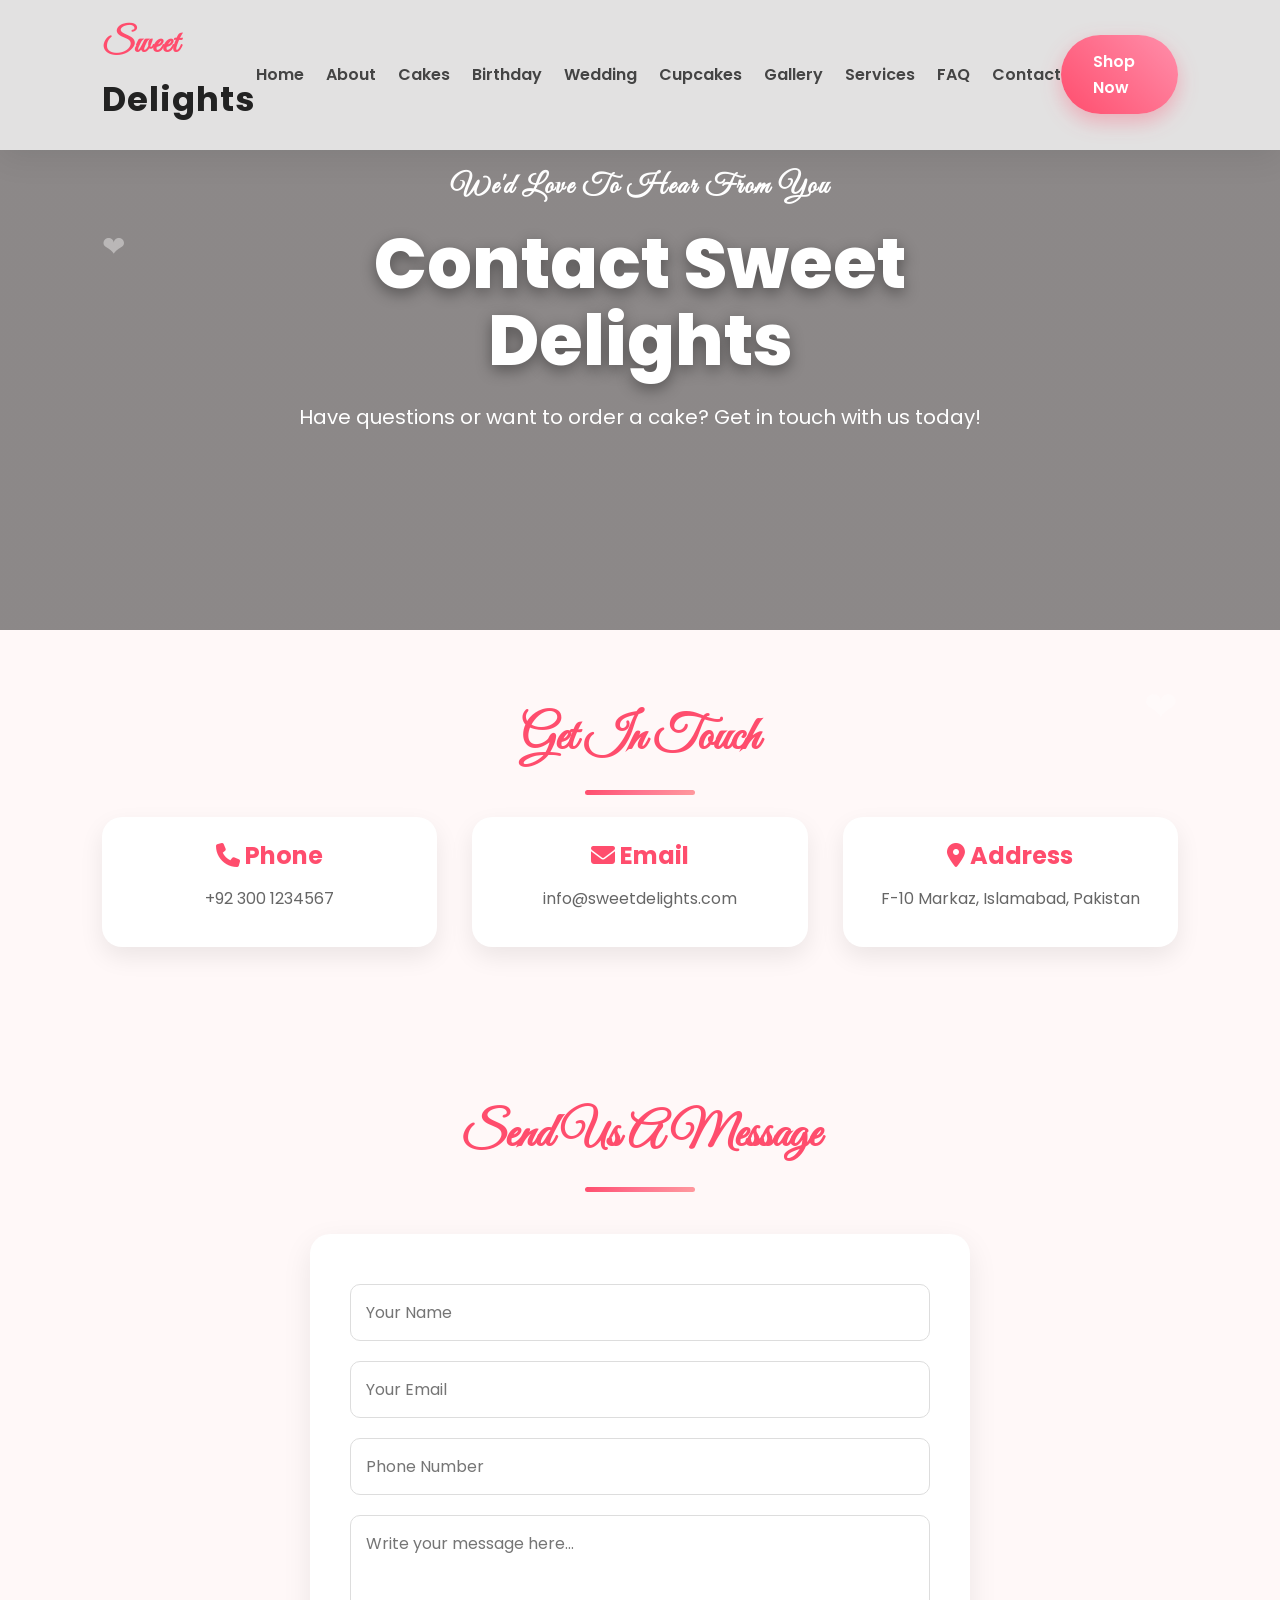
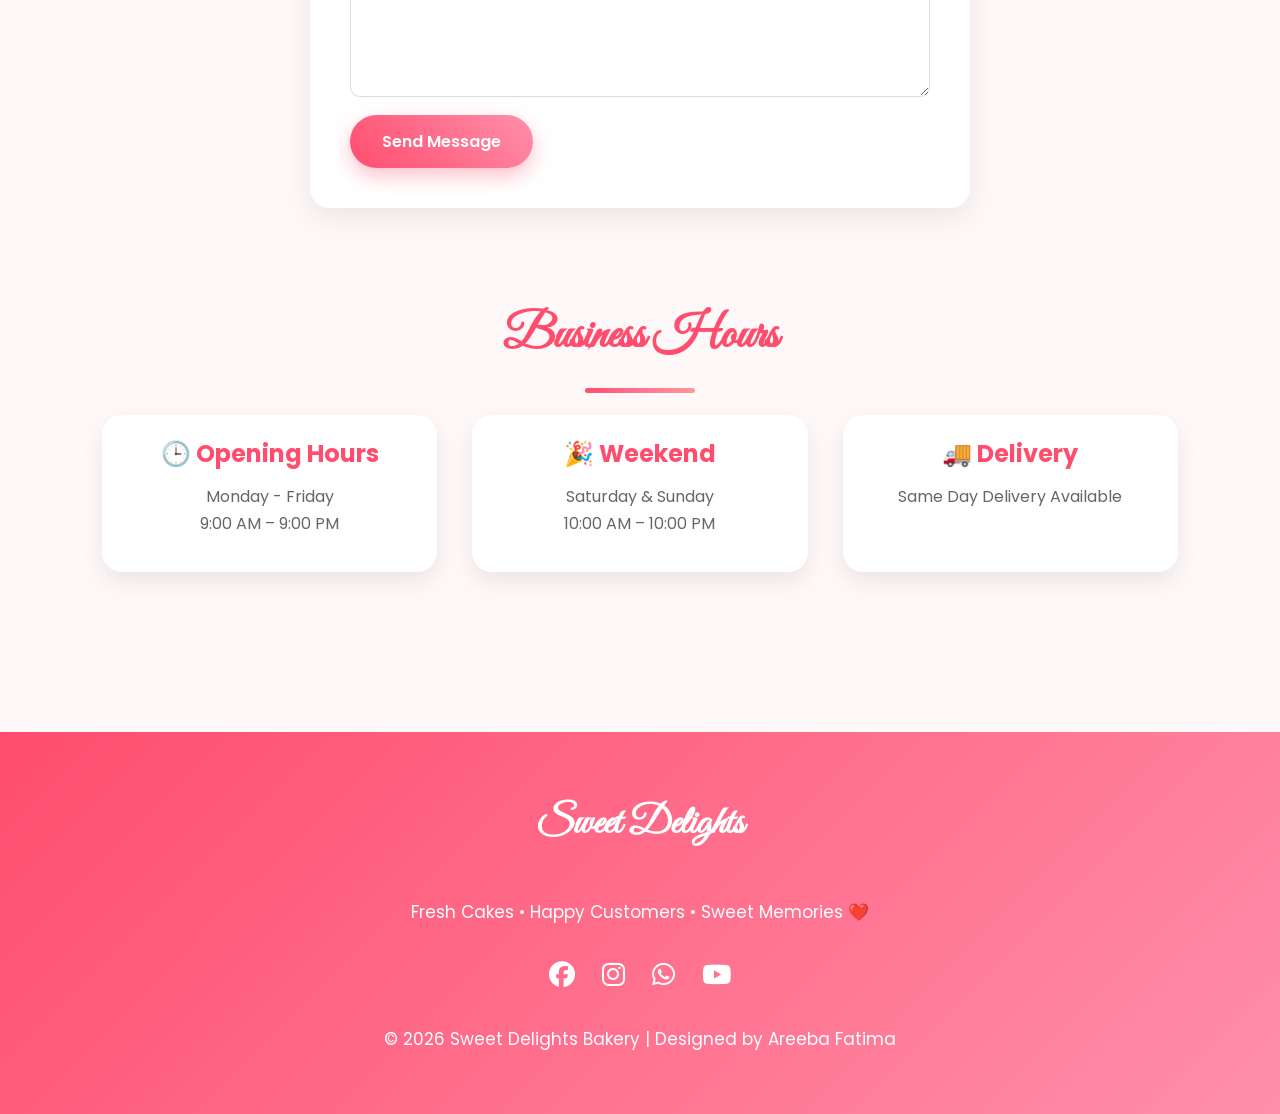
<file: contact.html>
<!DOCTYPE html>
<html lang="en">

<head>

<meta charset="UTF-8">

<meta name="viewport" content="width=device-width, initial-scale=1.0">

<title>Contact Us | Sweet Delights</title>

<link rel="stylesheet" href="style.css">

<link rel="preconnect" href="https://fonts.googleapis.com">

<link rel="preconnect" href="https://fonts.gstatic.com" crossorigin>

<link href="https://fonts.googleapis.com/css2?family=Great+Vibes&family=Poppins:wght@300;400;500;600;700;800&display=swap" rel="stylesheet">

<link rel="stylesheet" href="https://cdnjs.cloudflare.com/ajax/libs/font-awesome/6.6.0/css/all.min.css">

</head>

<body>

<header>

<a href="index.html" class="logo">

Sweet <span>Delights</span>

</a>

<nav>

<a href="index.html">Home</a>
<a href="about.html">About</a>
<a href="cakes.html">Cakes</a>
<a href="birthday.html">Birthday</a>
<a href="wedding.html">Wedding</a>
<a href="cupcakes.html">Cupcakes</a>
<a href="gallery.html">Gallery</a>
<a href="services.html">Services</a>
<a href="faq.html">FAQ</a>
<a href="contact.html">Contact</a>

</nav>

<a href="cakes.html" class="btn">

Shop Now

</a>

</header>

<section class="hero" style="height:70vh;">

<div class="hero-content">

<h3>We'd Love To Hear From You</h3>

<h1>Contact Sweet Delights</h1>

<p>

Have questions or want to order a cake? Get in touch with us today!

</p>

</div>

</section>

<section>

<h2 class="heading">

Get In Touch

</h2>

<div class="cake-grid">

<div class="cake-card">

<div class="cake-info">

<h3><i class="fas fa-phone"></i> Phone</h3>

<p>

+92 300 1234567

</p>

</div>

</div>

<div class="cake-card">

<div class="cake-info">

<h3><i class="fas fa-envelope"></i> Email</h3>

<p>

info@sweetdelights.com

</p>

</div>

</div>

<div class="cake-card">

<div class="cake-info">

<h3><i class="fas fa-location-dot"></i> Address</h3>

<p>

F-10 Markaz, Islamabad, Pakistan

</p>

</div>

</div>

</div>

</section>

<section>

<h2 class="heading">

Send Us A Message

</h2>

<div style="max-width:700px;margin:auto;padding:20px;">

<form>

<input type="text" placeholder="Your Name" required style="width:100%;padding:15px;margin:10px 0;border-radius:10px;border:1px solid #ddd;font-size:16px;">

<input type="email" placeholder="Your Email" required style="width:100%;padding:15px;margin:10px 0;border-radius:10px;border:1px solid #ddd;font-size:16px;">

<input type="tel" placeholder="Phone Number" style="width:100%;padding:15px;margin:10px 0;border-radius:10px;border:1px solid #ddd;font-size:16px;">

<textarea rows="6" placeholder="Write your message here..." style="width:100%;padding:15px;margin:10px 0;border-radius:10px;border:1px solid #ddd;font-size:16px;"></textarea>

<button type="submit" class="btn">

Send Message

</button>

</form>

</div>

</section>

<section>

<h2 class="heading">

Business Hours

</h2>

<div class="cake-grid">

<div class="cake-card">

<div class="cake-info">

<h3>🕒 Opening Hours</h3>

<p>

Monday - Friday<br>

9:00 AM – 9:00 PM

</p>

</div>

</div>

<div class="cake-card">

<div class="cake-info">

<h3>🎉 Weekend</h3>

<p>

Saturday & Sunday<br>

10:00 AM – 10:00 PM

</p>

</div>

</div>

<div class="cake-card">

<div class="cake-info">

<h3>🚚 Delivery</h3>

<p>

Same Day Delivery Available

</p>

</div>

</div>

</div>

</section>

<footer>

<h2 style="font-family:'Great Vibes',cursive;font-size:40px;">

Sweet Delights

</h2>

<br>

<p>

Fresh Cakes • Happy Customers • Sweet Memories ❤️

</p>

<br>

<div style="font-size:28px;">

<a href="#" style="color:white;margin:0 10px;"><i class="fab fa-facebook"></i></a>

<a href="#" style="color:white;margin:0 10px;"><i class="fab fa-instagram"></i></a>

<a href="#" style="color:white;margin:0 10px;"><i class="fab fa-whatsapp"></i></a>

<a href="#" style="color:white;margin:0 10px;"><i class="fab fa-youtube"></i></a>

</div>

<br>

<p>

© 2026 Sweet Delights Bakery | Designed by Areeba Fatima

</p>

</footer>

</body>

</html>
</file>
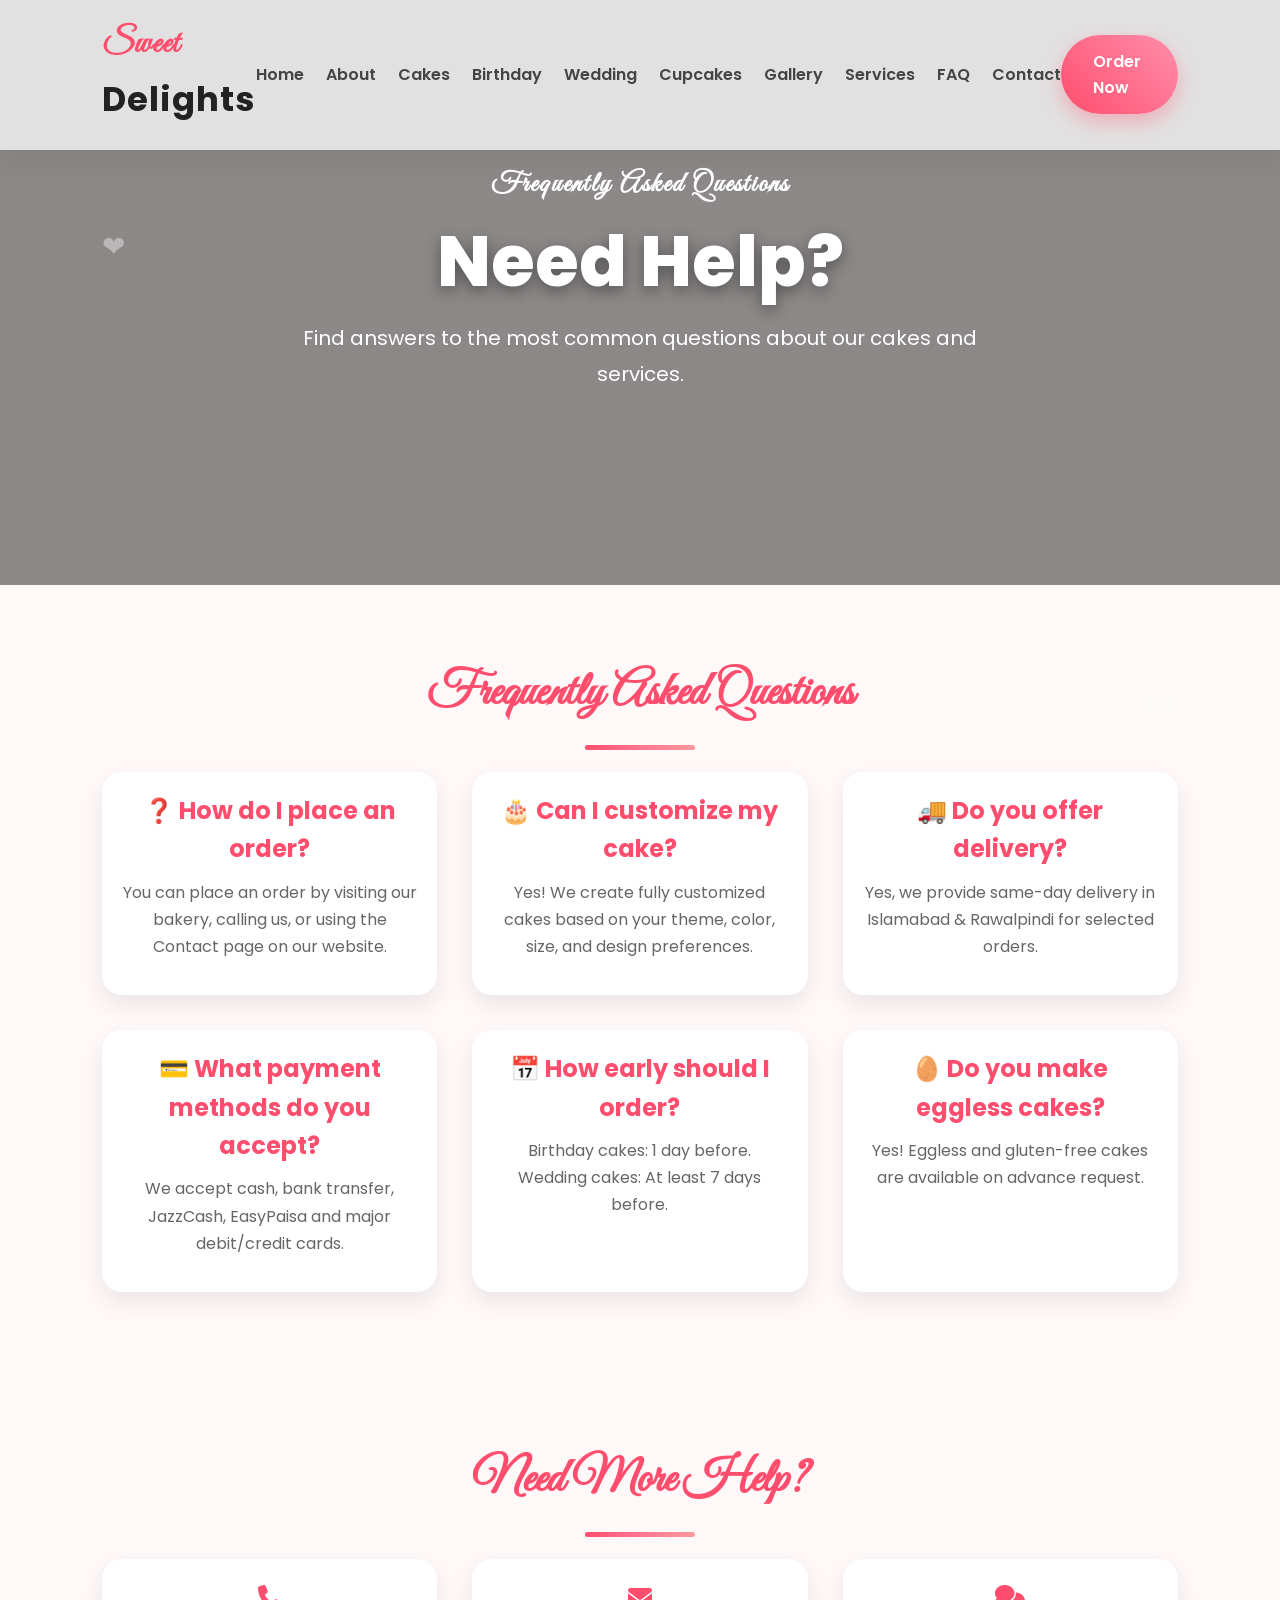
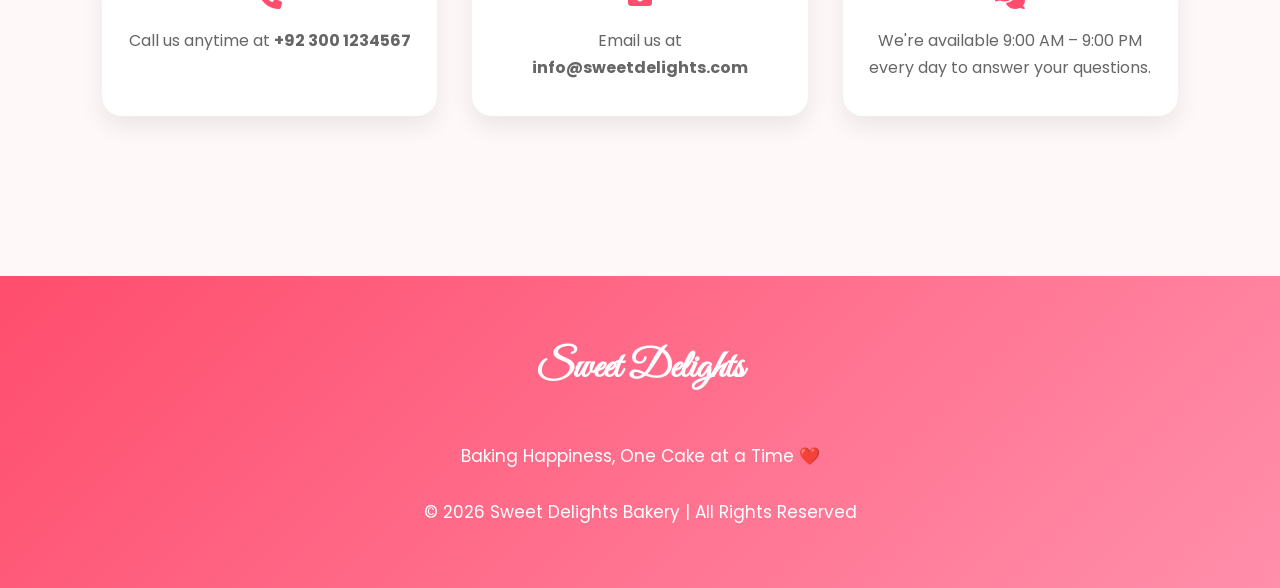
<file: faq.html>
<!DOCTYPE html>
<html lang="en">

<head>

<meta charset="UTF-8">

<meta name="viewport" content="width=device-width, initial-scale=1.0">

<title>FAQ | Sweet Delights</title>

<link rel="stylesheet" href="style.css">

<link rel="preconnect" href="https://fonts.googleapis.com">

<link rel="preconnect" href="https://fonts.gstatic.com" crossorigin>

<link href="https://fonts.googleapis.com/css2?family=Great+Vibes&family=Poppins:wght@300;400;500;600;700;800&display=swap" rel="stylesheet">

<link rel="stylesheet" href="https://cdnjs.cloudflare.com/ajax/libs/font-awesome/6.6.0/css/all.min.css">

</head>

<body>

<header>

<a href="index.html" class="logo">

Sweet <span>Delights</span>

</a>

<nav>

<a href="index.html">Home</a>
<a href="about.html">About</a>
<a href="cakes.html">Cakes</a>
<a href="birthday.html">Birthday</a>
<a href="wedding.html">Wedding</a>
<a href="cupcakes.html">Cupcakes</a>
<a href="gallery.html">Gallery</a>
<a href="services.html">Services</a>
<a href="faq.html">FAQ</a>
<a href="contact.html">Contact</a>

</nav>

<a href="contact.html" class="btn">

Order Now

</a>

</header>

<section class="hero" style="height:65vh;">

<div class="hero-content">

<h3>Frequently Asked Questions</h3>

<h1>Need Help?</h1>

<p>

Find answers to the most common questions about our cakes and services.

</p>

</div>

</section>

<section>

<h2 class="heading">

Frequently Asked Questions

</h2>

<div class="cake-grid">

<div class="cake-card">

<div class="cake-info">

<h3>❓ How do I place an order?</h3>

<p>

You can place an order by visiting our bakery, calling us, or using the Contact page on our website.

</p>

</div>

</div>

<div class="cake-card">

<div class="cake-info">

<h3>🎂 Can I customize my cake?</h3>

<p>

Yes! We create fully customized cakes based on your theme, color, size, and design preferences.

</p>

</div>

</div>

<div class="cake-card">

<div class="cake-info">

<h3>🚚 Do you offer delivery?</h3>

<p>

Yes, we provide same-day delivery in Islamabad & Rawalpindi for selected orders.

</p>

</div>

</div>

<div class="cake-card">

<div class="cake-info">

<h3>💳 What payment methods do you accept?</h3>

<p>

We accept cash, bank transfer, JazzCash, EasyPaisa and major debit/credit cards.

</p>

</div>

</div>

<div class="cake-card">

<div class="cake-info">

<h3>📅 How early should I order?</h3>

<p>

Birthday cakes: 1 day before.<br>
Wedding cakes: At least 7 days before.

</p>

</div>

</div>

<div class="cake-card">

<div class="cake-info">

<h3>🥚 Do you make eggless cakes?</h3>

<p>

Yes! Eggless and gluten-free cakes are available on advance request.

</p>

</div>

</div>

</div>

</section>

<section>

<h2 class="heading">

Need More Help?

</h2>

<div class="cake-grid">

<div class="cake-card">

<div class="cake-info">

<h3><i class="fas fa-phone"></i></h3>

<p>

Call us anytime at <b>+92 300 1234567</b>

</p>

</div>

</div>

<div class="cake-card">

<div class="cake-info">

<h3><i class="fas fa-envelope"></i></h3>

<p>

Email us at <b>info@sweetdelights.com</b>

</p>

</div>

</div>

<div class="cake-card">

<div class="cake-info">

<h3><i class="fas fa-comments"></i></h3>

<p>

We're available 9:00 AM – 9:00 PM every day to answer your questions.

</p>

</div>

</div>

</div>

</section>

<footer>

<h2 style="font-family:'Great Vibes',cursive;font-size:40px;">

Sweet Delights

</h2>

<br>

<p>

Baking Happiness, One Cake at a Time ❤️

</p>

<br>

<p>

© 2026 Sweet Delights Bakery | All Rights Reserved

</p>

</footer>

</body>

</html>
</file>
<file: style.css>
/*=============================================
            SWEET DELIGHTS PREMIUM CSS
                PART 1
==============================================*/

@import url('https://fonts.googleapis.com/css2?family=Poppins:wght@300;400;500;600;700;800&family=Great+Vibes&display=swap');

:root{
--primary:#ff4d6d;
--secondary:#ff758f;
--light:#fff8f8;
--dark:#222;
--white:#fff;
--shadow:0 10px 35px rgba(0,0,0,.12);
--transition:.4s ease;
--gradient:linear-gradient(135deg,#ff4d6d,#ff758f,#ff9a9e);
}

*{
margin:0;
padding:0;
box-sizing:border-box;
scroll-behavior:smooth;
font-family:'Poppins',sans-serif;
}

body{
background:var(--light);
overflow-x:hidden;
color:#444;
line-height:1.6;
}

/* Scrollbar */

::-webkit-scrollbar{
width:10px;
}

::-webkit-scrollbar-track{
background:#ffe4ea;
}

::-webkit-scrollbar-thumb{
background:var(--primary);
border-radius:20px;
}

::-webkit-scrollbar-thumb:hover{
background:#ff2f5d;
}

/*================ HEADER =================*/

header{
position:fixed;
top:0;
left:0;
width:100%;
display:flex;
justify-content:space-between;
align-items:center;
padding:18px 8%;
background:rgba(255,255,255,.75);
backdrop-filter:blur(20px);
box-shadow:0 8px 30px rgba(0,0,0,.08);
z-index:1000;
animation:slideDown .8s;
}

.logo{
font-size:34px;
font-weight:700;
font-family:'Great Vibes',cursive;
color:var(--primary);
text-decoration:none;
letter-spacing:1px;
}

.logo span{
color:#222;
}

nav{
display:flex;
gap:22px;
}

nav a{
text-decoration:none;
color:#444;
font-weight:600;
position:relative;
transition:.3s;
}

nav a::after{
content:"";
position:absolute;
left:0;
bottom:-6px;
width:0;
height:3px;
background:var(--primary);
transition:.4s;
border-radius:20px;
}

nav a:hover{
color:var(--primary);
}

nav a:hover::after{
width:100%;
}

/*================ BUTTONS =================*/

.btn{
display:inline-block;
padding:14px 36px;
background:var(--gradient);
color:white;
border:none;
border-radius:40px;
font-size:16px;
font-weight:600;
cursor:pointer;
text-decoration:none;
transition:.4s;
box-shadow:0 12px 30px rgba(255,77,109,.35);
}

.btn:hover{
transform:translateY(-5px) scale(1.05);
box-shadow:0 20px 40px rgba(255,77,109,.45);
}

/*================ HERO =================*/

.hero{
height:100vh;
display:flex;
justify-content:center;
align-items:center;
text-align:center;
padding:0 10%;
color:white;
background:
linear-gradient(rgba(0,0,0,.45),rgba(0,0,0,.45)),
url("https://images.unsplash.com/photo-1578985545062-69928b1d9587?auto=format&fit=crop&w=1600&q=80");
background-size:cover;
background-position:center;
animation:zoomHero 20s infinite alternate;
}

.hero-content{
max-width:850px;
animation:fadeUp 1.2s;
}

.hero h3{
font-size:28px;
font-family:'Great Vibes',cursive;
margin-bottom:10px;
color:#ffd6df;
}

.hero h1{
font-size:68px;
font-weight:800;
margin-bottom:20px;
line-height:1.1;
text-shadow:0 5px 15px rgba(0,0,0,.4);
}

.hero p{
font-size:20px;
margin-bottom:35px;
}

/* Floating Hearts */

.hero::before{
content:"❤";
position:absolute;
left:8%;
top:25%;
font-size:28px;
animation:float 5s infinite;
opacity:.4;
}

.hero::after{
content:"❤";
position:absolute;
right:8%;
bottom:18%;
font-size:40px;
animation:float2 6s infinite;
opacity:.3;
}

/*================ TITLE =================*/

.heading{
font-size:42px;
text-align:center;
margin:80px 0 60px;
color:var(--primary);
font-weight:700;
position:relative;
}

.heading::after{
content:"";
width:110px;
height:5px;
background:var(--gradient);
position:absolute;
left:50%;
transform:translateX(-50%);
bottom:-18px;
border-radius:20px;
}

/*================ CARD =================*/

.cake-grid{
display:grid;
grid-template-columns:repeat(auto-fit,minmax(290px,1fr));
gap:35px;
padding:0 8% 80px;
}

.cake-card{
background:white;
border-radius:25px;
overflow:hidden;
box-shadow:var(--shadow);
transition:.45s;
position:relative;
}

.cake-card:hover{
transform:translateY(-15px);
}

.cake-card img{
width:100%;
height:250px;
object-fit:cover;
transition:.5s;
}

.cake-card:hover img{
transform:scale(1.1);
}

.sale{
position:absolute;
top:18px;
left:-40px;
background:var(--primary);
color:white;
padding:8px 45px;
font-size:13px;
transform:rotate(-45deg);
font-weight:700;
}

.cake-info{
padding:22px;
}

.cake-info h3{
font-size:24px;
margin-bottom:10px;
}

.price{
font-size:22px;
font-weight:700;
color:var(--primary);
margin:15px 0;
}

.stars{
color:#ffb400;
font-size:18px;
margin-bottom:15px;
}

/*================ ANIMATIONS =================*/

@keyframes slideDown{

from{
transform:translateY(-100%);
}

to{
transform:translateY(0);
}

}

@keyframes fadeUp{

from{
opacity:0;
transform:translateY(40px);
}

to{
opacity:1;
transform:translateY(0);
}

}

@keyframes zoomHero{

from{
background-size:100%;
}

to{
background-size:115%;
}

}

@keyframes float{

0%,100%{
transform:translateY(0);
}

50%{
transform:translateY(-25px);
}

}

@keyframes float2{

0%,100%{
transform:translateY(0);
}

50%{
transform:translateY(30px);
}

}
/* ===========================
   Buttons
=========================== */

.btn{
display:inline-block;
padding:14px 32px;
background:linear-gradient(45deg,#ff4d6d,#ff8fab);
color:#fff;
text-decoration:none;
border-radius:50px;
font-weight:600;
transition:.4s;
box-shadow:0 8px 20px rgba(255,77,109,.35);
}

.btn:hover{
transform:translateY(-5px) scale(1.05);
box-shadow:0 15px 30px rgba(255,77,109,.5);
}

/* ===========================
   Headings
=========================== */

.heading{
font-size:48px;
text-align:center;
margin:70px 0 40px;
color:#ff4d6d;
font-family:'Great Vibes',cursive;
}

/* ===========================
   Hero Content
=========================== */

.hero-content{
max-width:700px;
margin:auto;
text-align:center;
animation:fadeUp 1s ease;
}

.hero-content h3{
font-size:28px;
color:#fff;
letter-spacing:2px;
margin-bottom:15px;
}

.hero-content h1{
font-size:70px;
margin-bottom:20px;
}

.hero-content p{
font-size:20px;
line-height:1.8;
margin-bottom:30px;
}

/* ===========================
   Cake Cards
=========================== */

.cake-card{
background:#fff;
border-radius:20px;
overflow:hidden;
box-shadow:0 10px 25px rgba(0,0,0,.08);
transition:.5s;
position:relative;
}

.cake-card:hover{
transform:translateY(-12px);
box-shadow:0 20px 40px rgba(0,0,0,.15);
}

.cake-card img{
width:100%;
height:260px;
object-fit:cover;
transition:.5s;
}

.cake-card:hover img{
transform:scale(1.08);
}

.cake-info{
padding:20px;
text-align:center;
}

.cake-info h3{
font-size:24px;
margin-bottom:10px;
color:#ff4d6d;
}

.cake-info p{
font-size:16px;
line-height:1.7;
color:#666;
margin-bottom:15px;
}

.price{
font-size:24px;
font-weight:bold;
color:#ff4d6d;
margin-bottom:15px;
}

.stars{
color:gold;
font-size:18px;
margin-bottom:12px;
}

.sale{
position:absolute;
top:15px;
left:15px;
background:#ff1744;
color:white;
padding:8px 14px;
border-radius:30px;
font-size:14px;
font-weight:bold;
z-index:10;
}
/* ===========================
   Contact Form
=========================== */

form{
background:#ffffff;
padding:40px;
border-radius:20px;
box-shadow:0 10px 30px rgba(0,0,0,.08);
}

form input,
form textarea{
width:100%;
padding:16px;
margin:12px 0;
border:2px solid #ffd6de;
border-radius:12px;
font-size:16px;
font-family:'Poppins',sans-serif;
outline:none;
transition:.3s;
background:#fff;
}

form input:focus,
form textarea:focus{
border-color:#ff4d6d;
box-shadow:0 0 15px rgba(255,77,109,.25);
}

form textarea{
resize:vertical;
min-height:150px;
}

/* ===========================
   Footer
=========================== */

footer{
margin-top:80px;
padding:60px 20px;
background:linear-gradient(135deg,#ff4d6d,#ff8fab);
color:#fff;
text-align:center;
}

footer h2{
font-size:48px;
margin-bottom:15px;
}

footer p{
font-size:17px;
line-height:1.8;
}

footer a{
color:#fff;
font-size:26px;
margin:0 12px;
transition:.3s;
}

footer a:hover{
color:#ffe066;
transform:translateY(-5px) scale(1.2);
}

/* ===========================
   Scrollbar
=========================== */

::-webkit-scrollbar{
width:10px;
}

::-webkit-scrollbar-track{
background:#ffe5ec;
}

::-webkit-scrollbar-thumb{
background:#ff4d6d;
border-radius:20px;
}

::-webkit-scrollbar-thumb:hover{
background:#e63956;
}

/* ===========================
   Animations
=========================== */

@keyframes fadeUp{
from{
opacity:0;
transform:translateY(50px);
}
to{
opacity:1;
transform:translateY(0);
}
}

@keyframes zoomIn{
from{
opacity:0;
transform:scale(.8);
}
to{
opacity:1;
transform:scale(1);
}
}

@keyframes float{
0%{
transform:translateY(0);
}
50%{
transform:translateY(-12px);
}
100%{
transform:translateY(0);
}
}

/* Floating animation on cards */

.cake-card{
animation:fadeUp .8s ease;
}

.hero img{
animation:float 4s ease-in-out infinite;
}

/* ===========================
   Responsive Design
=========================== */

@media(max-width:992px){

header{
flex-direction:column;
padding:20px;
}

nav{
margin:20px 0;
display:flex;
flex-wrap:wrap;
justify-content:center;
gap:12px;
}

.hero-content h1{
font-size:52px;
}

.heading{
font-size:40px;
}

}

@media(max-width:768px){

.hero{
padding:100px 20px;
}

.hero-content h1{
font-size:40px;
}

.hero-content h3{
font-size:22px;
}

.hero-content p{
font-size:17px;
}

.heading{
font-size:34px;
}

.cake-grid{
grid-template-columns:1fr;
padding:20px;
}

.btn{
padding:12px 24px;
}

}

@media(max-width:480px){

.logo{
font-size:28px;
}

.hero-content h1{
font-size:32px;
}

.hero-content p{
font-size:15px;
}

footer h2{
font-size:34px;
}

}

/* ===========================
   End of CSS
=========================== */
</file>
